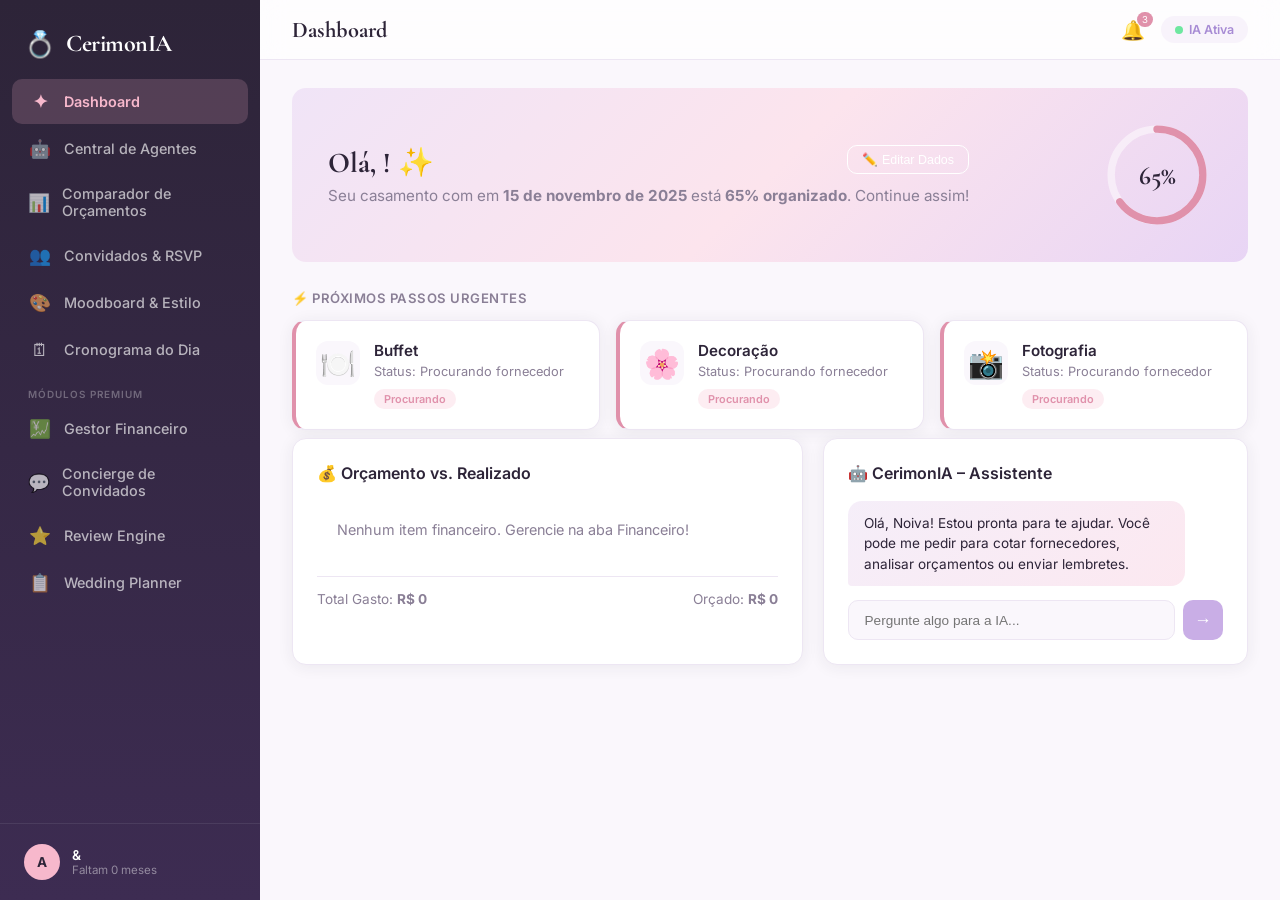
<file: index.html>
<!DOCTYPE html>
<html lang="pt-BR">
<head>
<meta charset="UTF-8"/>
<meta name="viewport" content="width=device-width, initial-scale=1.0"/>
<title>CerimonIA – Assessoria de Casamento Inteligente</title>

<meta name="description" content="Plataforma de assessoria de casamento com IA que automatiza cotações, gestão de fornecedores e cronograma do seu grande dia."/>
<link rel="preconnect" href="https://fonts.googleapis.com"/>
<link href="https://fonts.googleapis.com/css2?family=Cormorant+Garamond:wght@300;400;600;700&family=Inter:wght@300;400;500;600&display=swap" rel="stylesheet"/>
<link rel="stylesheet" href="style.css"/>

</head>
<body>
<!-- SIDEBAR -->
<aside class="sidebar" id="sidebar">
  <div class="sidebar-logo">
    <span class="logo-icon">💍</span>
    <span class="logo-text">CerimonIA</span>
  </div>
  <nav class="sidebar-nav">
    <a href="#" class="nav-item active" data-page="dashboard">
      <span class="nav-icon">✦</span><span>Dashboard</span>
    </a>
    <a href="#" class="nav-item" data-page="agentes">
      <span class="nav-icon">🤖</span><span>Central de Agentes</span>
    </a>
    <a href="#" class="nav-item" data-page="orcamentos">
      <span class="nav-icon">📊</span><span>Comparador de Orçamentos</span>
    </a>
    <a href="#" class="nav-item" data-page="convidados">
      <span class="nav-icon">👥</span><span>Convidados & RSVP</span>
    </a>
    <a href="#" class="nav-item" data-page="moodboard">
      <span class="nav-icon">🎨</span><span>Moodboard & Estilo</span>
    </a>
    <a href="#" class="nav-item" data-page="cronograma">
      <span class="nav-icon">🗓</span><span>Cronograma do Dia</span>
    </a>
    <div class="nav-divider">Módulos Premium</div>
    <a href="#" class="nav-item" data-page="financeiro">
      <span class="nav-icon">💹</span><span>Gestor Financeiro</span>
    </a>
    <a href="#" class="nav-item" data-page="concierge">
      <span class="nav-icon">💬</span><span>Concierge de Convidados</span>
    </a>
    <a href="#" class="nav-item" data-page="review">
      <span class="nav-icon">⭐</span><span>Review Engine</span>
    </a>
    <a href="#" class="nav-item" data-page="planner">
      <span class="nav-icon">📋</span><span>Wedding Planner</span>
    </a>
  </nav>
  <div class="sidebar-footer">
    <div class="user-avatar">A</div>
    <div class="user-info">
      <span class="user-name">Ana & Pedro</span>
      <span class="user-date">15 Nov 2025</span>
    </div>
  </div>
</aside>

<!-- MAIN -->
<main class="main-content">
  <!-- TOP BAR -->
  <header class="topbar">
    <button class="menu-btn" id="menuBtn">☰</button>
    <div class="topbar-title" id="pageTitle">Dashboard</div>
    <div class="topbar-actions">
      <div class="notif-btn">🔔<span class="notif-badge">3</span></div>
      <div class="ai-status"><span class="ai-dot"></span>IA Ativa</div>
    </div>
  </header>

  <!-- PAGES -->
  <div id="page-dashboard" class="page active">
    <!-- Progress Banner -->
    <div class="progress-banner">
      <div class="progress-banner-text">
        <div style="display:flex; justify-content:space-between; align-items:flex-start;">
          <h1 id="brideNameDisplay">Olá, Ana! ✨</h1>
          <button class="btn-sm btn-outline" style="color:white; border-color:white;" onclick="openEditWedding()">✏️ Editar Dados</button>
        </div>
        <p>Seu casamento com <strong id="groomNameDisplay">Pedro</strong> em <strong id="weddingDateDisplay">15 Nov 2025</strong> está <strong>65% organizado</strong>. Continue assim!</p>
      </div>
      <div class="progress-ring-wrap">
        <svg class="progress-ring" viewBox="0 0 120 120">
          <circle class="ring-bg" cx="60" cy="60" r="50"/>
          <circle class="ring-fill" cx="60" cy="60" r="50" id="progressRing"/>
        </svg>
        <span class="ring-label">65%</span>
      </div>
    </div>

    <!-- Urgency Cards -->
    <div class="section-label">⚡ Próximos Passos Urgentes</div>
    <div class="cards-grid" id="dashboardUrgencyGrid">
      <!-- Generated by JS -->
    </div>

    <!-- Budget Chart + AI Widget -->
    <div class="two-col">
      <div class="panel">
        <div class="panel-title">💰 Orçamento vs. Realizado</div>
        <div class="budget-bars" id="dashboardBudgetBars">
          <!-- Generated by JS -->
        </div>
        <div class="budget-total">
          <span>Total Gasto: <strong id="dashTotalSpent">R$ 0</strong></span>
          <span>Orçado: <strong id="dashTotalBudget">R$ 0</strong></span>
        </div>
      </div>

      <!-- AI Chat Widget -->
      <div class="panel ai-widget">
        <div class="panel-title">🤖 CerimonIA – Assistente</div>
        <div class="ai-messages" id="aiMessages">
          <!-- Generated by JS or empty on start -->
        </div>
        <div class="ai-input-row">
          <input type="text" id="aiInput" placeholder="Pergunte algo para a IA..." />
          <button id="aiSend">→</button>
        </div>
      </div>
    </div>
  </div>

  <!-- PAGE: AGENTES -->
  <div id="page-agentes" class="page">
    <h2 class="page-h2">Central de Agentes IA</h2>
    <p class="page-sub">Configure "missões" para a IA negociar com fornecedores via WhatsApp automaticamente.</p>
    <div class="agents-grid">
      <div class="agent-card" data-cat="Buffet">
        <div class="agent-icon">🍽</div>
        <div class="agent-name">Buffet</div>
        <span class="badge badge-info">Em Negociação</span>
        <div class="agent-progress"><div class="agent-bar" style="width:60%"></div></div>
        <div class="agent-stat">5 contatos / 3 responderam</div>
        <button class="btn-outline" onclick="openMission('Buffet')">Ver Detalhes</button>
      </div>
      <div class="agent-card" data-cat="Decoração">
        <div class="agent-icon">🌸</div>
        <div class="agent-name">Decoração</div>
        <span class="badge badge-info">Em Negociação</span>
        <div class="agent-progress"><div class="agent-bar" style="width:40%"></div></div>
        <div class="agent-stat">4 contatos / 2 responderam</div>
        <button class="btn-outline" onclick="openMission('Decoração')">Ver Detalhes</button>
      </div>
      <div class="agent-card" data-cat="Fotografia">
        <div class="agent-icon">📸</div>
        <div class="agent-name">Fotografia</div>
        <span class="badge badge-warn">Aguarda Decisão</span>
        <div class="agent-progress"><div class="agent-bar" style="width:100%"></div></div>
        <div class="agent-stat">3 orçamentos prontos</div>
        <button class="btn-outline" onclick="openMission('Fotografia')">Ver Detalhes</button>
      </div>
      <div class="agent-card" data-cat="Doces">
        <div class="agent-icon">🍬</div>
        <div class="agent-name">Doces & Bolo</div>
        <span class="badge badge-gray">Pendente</span>
        <div class="agent-progress"><div class="agent-bar" style="width:0%"></div></div>
        <div class="agent-stat">Não iniciado</div>
        <button class="btn-primary" onclick="openMission('Doces')">Iniciar Prospecção</button>
      </div>
      <div class="agent-card" data-cat="Som">
        <div class="agent-icon">🎵</div>
        <div class="agent-name">Som & DJ</div>
        <span class="badge badge-gray">Pendente</span>
        <div class="agent-progress"><div class="agent-bar" style="width:0%"></div></div>
        <div class="agent-stat">Não iniciado</div>
        <button class="btn-primary" onclick="openMission('Som')">Iniciar Prospecção</button>
      </div>
      <div class="agent-card add-new" onclick="openMission('Novo')">
        <div class="agent-icon">＋</div>
        <div class="agent-name">Nova Categoria</div>
        <div class="agent-stat">Adicionar fornecedor</div>
      </div>
    </div>
  </div>

  <!-- PAGE: ORÇAMENTOS -->
  <div id="page-orcamentos" class="page">
    <h2 class="page-h2">Comparador de Orçamentos</h2>
    <p class="page-sub">Tabela gerada automaticamente pela IA a partir das conversas no WhatsApp.</p>
    <div class="orc-filter-section">
      <div class="orc-filter-group">
        <div class="orc-filter-label">📂 Categoria</div>
        <div class="filter-row" id="catFilters">
          <button class="filter-btn active" data-cat="all">Todos</button>
          <button class="filter-btn" data-cat="Buffet">Buffet</button>
          <button class="filter-btn" data-cat="Fotografia">Fotografia</button>
          <button class="filter-btn" data-cat="Decoração">Decoração</button>
        </div>
      </div>
      <div class="orc-filter-group">
        <div class="orc-filter-label">📍 Cidade</div>
        <div class="filter-row" id="cityFilters">
          <button class="city-btn active" data-city="all">Todas as Cidades</button>
          <button class="city-btn" data-city="Carapicuíba">📌 Carapicuíba (Meu Local)</button>
          <button class="city-btn" data-city="Cotia">Cotia</button>
          <button class="city-btn" data-city="Osasco">Osasco</button>
          <button class="city-btn" data-city="Barueri">Barueri</button>
          <button class="city-btn" data-city="Santana de Parnaíba">Santana de Parnaíba</button>
        </div>
      </div>
    </div>
    <div class="city-sections" id="citySections"></div>
    <div class="table-wrap" id="orcTableWrap">
      <table class="orc-table">
        <thead>
          <tr>
            <th>Fornecedor</th>
            <th>Categoria</th>
            <th>📍 Cidade</th>
            <th>Data Disponível</th>
            <th>Valor Total</th>
            <th>O que Inclui</th>
            <th>Proposta</th>
            <th>Ação</th>
          </tr>
        </thead>
        <tbody id="orcTableBody">
          <tr data-cat="Buffet">
            <td><strong>Sabor & Arte</strong></td>
            <td><span class="badge badge-info">Buffet</span></td>
            <td><span class="avail avail-ok">✓ 15 Nov</span></td>
            <td>R$ 28.500</td>
            <td>Completo + open bar</td>
            <td><a href="#" class="link-pdf">📄 PDF</a></td>
            <td><button class="btn-sm btn-primary">Fechar</button></td>
          </tr>
          <tr data-cat="Buffet">
            <td><strong>Gastrô Events</strong></td>
            <td><span class="badge badge-info">Buffet</span></td>
            <td><span class="avail avail-no">✗ Indisponível</span></td>
            <td>R$ 31.200</td>
            <td>Completo sem bar</td>
            <td><a href="#" class="link-pdf">📄 PDF</a></td>
            <td><button class="btn-sm btn-outline" disabled>Indisponível</button></td>
          </tr>
          <tr data-cat="Buffet">
            <td><strong>La Belle Cuisine</strong></td>
            <td><span class="badge badge-info">Buffet</span></td>
            <td><span class="avail avail-ok">✓ 15 Nov</span></td>
            <td>R$ 26.000</td>
            <td>Jantar + 1h open bar</td>
            <td><a href="#" class="link-pdf">📄 PDF</a></td>
            <td><button class="btn-sm btn-primary">Fechar</button></td>
          </tr>
          <tr data-cat="Fotografia">
            <td><strong>Studio Lumière</strong></td>
            <td><span class="badge badge-warn">Foto</span></td>
            <td><span class="avail avail-ok">✓ 15 Nov</span></td>
            <td>R$ 7.800</td>
            <td>12h + álbum 30p</td>
            <td><a href="#" class="link-pdf">📄 PDF</a></td>
            <td><button class="btn-sm btn-primary">Fechar</button></td>
          </tr>
          <tr data-cat="Fotografia">
            <td><strong>Click & Love</strong></td>
            <td><span class="badge badge-warn">Foto</span></td>
            <td><span class="avail avail-ok">✓ 15 Nov</span></td>
            <td>R$ 6.200</td>
            <td>10h + galeria digital</td>
            <td><a href="#" class="link-pdf">📄 PDF</a></td>
            <td><button class="btn-sm btn-primary">Fechar</button></td>
          </tr>
          <tr data-cat="Decoração">
            <td><strong>Flora & Arte</strong></td>
            <td><span class="badge badge-ok">Decoração</span></td>
            <td><span class="avail avail-ok">✓ 15 Nov</span></td>
            <td>R$ 14.500</td>
            <td>Floral completo + mesa posta</td>
            <td><a href="#" class="link-pdf">📄 PDF</a></td>
            <td><button class="btn-sm btn-primary">Fechar</button></td>
          </tr>
        </tbody>
      </table>
    </div>
  </div>

  <!-- PAGE: CONVIDADOS -->
  <div id="page-convidados" class="page">
    <h2 class="page-h2">Convidados & RSVP</h2>
    <p class="page-sub">Gestão integrada com WhatsApp para confirmações automáticas.</p>
    <div class="rsvp-stats">
      <div class="rstat"><div class="rstat-num">147</div><div class="rstat-label">Convidados</div></div>
      <div class="rstat rstat-ok"><div class="rstat-num">98</div><div class="rstat-label">Confirmados</div></div>
      <div class="rstat rstat-warn"><div class="rstat-num">34</div><div class="rstat-label">Aguardando</div></div>
      <div class="rstat rstat-err"><div class="rstat-num">15</div><div class="rstat-label">Recusaram</div></div>
    </div>
    <div class="guest-actions">
      <input type="text" id="guestSearch" placeholder="🔍 Buscar convidado..." class="search-input"/>
      <select class="filter-select" id="guestFilter">
        <option value="all">Todos os grupos</option>
        <option value="Família">Família</option>
        <option value="Amigos">Amigos</option>
        <option value="Trabalho">Trabalho</option>
      </select>
      <button class="btn-primary" onclick="sendRSVP()">📲 Enviar RSVP Automático</button>
      <button class="btn-outline" onclick="addGuest()">＋ Adicionar</button>
    </div>
    <div class="table-wrap">
      <table class="orc-table">
        <thead>
          <tr><th>Nome</th><th>Grupo</th><th>Acompanhantes</th><th>Status</th><th>Ação</th></tr>
        </thead>
        <tbody id="guestTableBody">
        </tbody>
      </table>
    </div>
  </div>

  <!-- PAGE: MOODBOARD -->
  <div id="page-moodboard" class="page">
    <h2 class="page-h2">Moodboard & Identidade Visual</h2>
    <p class="page-sub">Gere referências visuais com IA e organize a estética do seu evento.</p>
    <div class="mood-prompt-area">
      <div class="panel">
        <div class="panel-title">✨ Gerar Imagem com IA</div>
        <textarea id="moodPrompt" rows="3" placeholder="Ex: Buquê de rosas brancas e eucalipto, estilo romântico, luz natural suave..."></textarea>
        <div class="mood-style-btns">
          <button class="style-btn active" data-style="Romântico">Romântico</button>
          <button class="style-btn" data-style="Rústico">Rústico</button>
          <button class="style-btn" data-style="Minimalista">Minimalista</button>
          <button class="style-btn" data-style="Moderno">Moderno</button>
          <button class="style-btn" data-style="Boho">Boho</button>
        </div>
        <button class="btn-primary mood-gen-btn" onclick="generateMood()">🎨 Gerar Referência</button>
      </div>
      
      <!-- Mood Preview -->
      <div id="moodPreview" style="display:none; margin-top:20px; padding:20px; border:2px dashed var(--lilac); border-radius:16px; background:rgba(201,174,230,0.05); text-align:center;">
        <h3 style="margin-bottom:15px; font-size:1rem">Nova Sugestão da IA</h3>
        <div id="moodPreviewContent" style="display:flex; justify-content:center; margin-bottom:20px"></div>
        <div class="modal-actions" style="justify-content:center">
          <button class="btn-outline" onclick="discardMood()">🗑️ Descartar</button>
          <button class="btn-primary" onclick="saveMood()">⭐ Salvar Referência</button>
        </div>
      </div>
    </div>
    <div class="section-label">📌 Suas Referências Salvas</div>
    <div class="mood-grid" id="moodGrid">
      <!-- Will be populated by JS -->
    </div>
    <div class="section-label">🎨 Paleta de Cores do Evento</div>
    <div class="palette-row">
      <div class="palette-swatch" style="background:#F7B8CC"><span>#F7B8CC</span></div>
      <div class="palette-swatch" style="background:#C9AEE6"><span>#C9AEE6</span></div>
      <div class="palette-swatch" style="background:#E8D5F5"><span>#E8D5F5</span></div>
      <div class="palette-swatch" style="background:#D4C5F0"><span>#D4C5F0</span></div>
      <div class="palette-swatch" style="background:#C0C0C8"><span>#C0C0C8</span></div>
    </div>
  </div>

  <!-- PAGE: CRONOGRAMA -->
  <div id="page-cronograma" class="page">
    <h2 class="page-h2">Cronograma do Grande Dia</h2>
    <p class="page-sub">Linha do tempo completa com alertas automáticos para fornecedores.</p>
    <div class="timeline-header">
      <span class="timeline-date" id="timelineDateDisplay">📅 Aguardando definição da data</span>
      <button class="btn-primary btn-sm" onclick="addEvent()">＋ Adicionar Evento</button>
    </div>
    <div class="timeline" id="timeline">
    </div>
  </div>

  <!-- PAGE: FINANCEIRO -->
  <div id="page-financeiro" class="page">
    <h2 class="page-h2">Gestor Financeiro — Smart Burn Rate</h2>
    <p class="page-sub">Análise financeira inteligente com leitura de contratos via OCR e calendário de fluxo de caixa.</p>
    <div class="fin-top-cards">
      <div class="fin-kpi"><div class="fin-kpi-icon">💰</div><div><div class="fin-kpi-val" id="finTotalBudget">R$ 0</div><div class="fin-kpi-label">Orçamento Total</div></div></div>
      <div class="fin-kpi"><div class="fin-kpi-icon">✅</div><div><div class="fin-kpi-val" id="finSpentBudget" style="color:var(--rose-dark)">R$ 0</div><div class="fin-kpi-label">Total Gasto</div></div></div>
      <div class="fin-kpi"><div class="fin-kpi-icon">💸</div><div><div class="fin-kpi-val" id="finPaidBudget" style="color:#2a9d5c">R$ 0</div><div class="fin-kpi-label">Já Pago</div></div></div>
      <div class="fin-kpi"><div class="fin-kpi-icon">⏳</div><div><div class="fin-kpi-val" id="finRemainingBudget" style="color:#e07">R$ 0</div><div class="fin-kpi-label">Restante a Pagar</div></div></div>
    </div>

    <div class="panel">
      <div class="panel-title">📊 Gestão de Itens e Gastos</div>
      <div class="table-wrap">
        <table class="orc-table">
          <thead>
            <tr><th>Item</th><th>Estimado</th><th>Gasto Real</th><th>Já Pago</th><th>Parcela</th><th>Status</th><th>Ações</th></tr>
          </thead>
          <tbody id="budgetTableBody"></tbody>
        </table>
      </div>
      <button class="btn-primary" style="margin-top:15px" onclick="addBudgetLine()">＋ Adicionar Item</button>
    </div>

    <div class="two-col" style="margin-top:20px">
      <div class="panel">
        <div class="panel-title">🗓️ Calendário de Parcelas (Próximos Meses)</div>
        <div class="cashflow-grid" id="cashflowGrid"></div>
      </div>
      <div class="panel">
        <div class="panel-title">📄 Leitura de Contrato (IA OCR)</div>
        <div class="ocr-upload" onclick="simulateOCR()">
          <div class="ocr-icon">📄</div>
          <div class="ocr-text">Clique para subir contrato</div>
          <div class="ocr-sub">IA extrai valores e parcelas automaticamente</div>
        </div>
      </div>
    </div>
  </div>

  <!-- PAGE: CONCIERGE -->
  <div id="page-concierge" class="page">
    <h2 class="page-h2">Concierge de Convidados 24h</h2>
    <p class="page-sub">Bot empático via WhatsApp que responde convidados com hospitalidade automatizada.</p>
    <div class="two-col">
      <div class="panel concierge-panel">
        <div class="panel-title">💬 Simulador de Conversa WhatsApp</div>
        <div class="whatsapp-window">
          <div class="wa-header"><div class="wa-avatar">💍</div><div><div class="wa-name">CerimonIA Concierge</div><div class="wa-status">online</div></div></div>
          <div class="wa-messages" id="waMessages"></div>
          <div class="wa-input-row">
            <input type="text" id="waInput" placeholder="Simule uma mensagem de convidado..."/>
            <button id="waSend">➤</button>
          </div>
        </div>
      </div>
      <div class="panel">
        <div class="panel-title">⚙️ Base de Conhecimento do Evento</div>
        <div class="kb-fields">
          <div class="kb-field"><label>Local</label><input type="text" id="kbLocal" value="Villa Rosé — Rua das Flores, 120, Carapicuíba"/></div>
          <div class="kb-field"><label>Horário da Cerimônia</label><input type="text" id="kbTime" value="18h00"/></div>
          <div class="kb-field"><label>Dress Code</label><input type="text" id="kbDress" value="Esporte Fino — sem branco ou preto"/></div>
          <div class="kb-field"><label>Lista de Presentes (Link)</label><input type="text" id="kbGiftList" value="https://lista.iCasei.com.br/anaepedro"/></div>
        </div>
        <div class="section-label" style="margin-top:18px">🔒 Filtros de Stress Ativos</div>
        <div class="filter-tags">
          <span class="ftag">Acompanhante extra → Recusar educadamente</span>
          <span class="ftag">"Onde é?" → Enviar Maps</span>
          <span class="ftag">Elogios → Responder com carinho</span>
          <span class="ftag">Urgências → Encaminhar aos noivos</span>
        </div>
      </div>
    </div>
  </div>

  <!-- PAGE: REVIEW ENGINE -->
  <div id="page-review" class="page">
    <h2 class="page-h2">Review Engine — Cérebro de Fornecedores</h2>
    <p class="page-sub">Análise inteligente de portfólio, Lead Score de confiança e histórico de entregas.</p>
    <div class="review-grid" id="reviewGrid"></div>
  </div>

  <!-- PAGE: PLANNER -->
  <div id="page-planner" class="page">
    <h2 class="page-h2">Digital Wedding Planner</h2>
    <p class="page-sub">Roteiro inteligente baseado no seu local e horário.</p>
    <div class="two-col">
      <div class="panel">
        <div class="panel-title">🌅 Horário Ideal da Cerimônia</div>
        <div class="sunset-calc">
        <div class="sunset-info">
          <span id="plannerCity">Cotia, SP</span>
          <span id="plannerDate">15 Nov 2025</span>
        </div>
        <div class="sunset-result">🌇 Pôr do sol: <span id="sunsetTime">18h47</span></div>
        <div class="sunset-rec" id="sunsetRec">💡 Recomendação: Aproveite a "Golden Hour" para as fotos.</div>
      </div>
        
        <label style="font-size:0.85rem; font-weight:600; display:block; margin:20px 0 8px">Horário da Cerimônia</label>
        <input type="time" id="ceremonyHour" value="18:00" style="width:100%; padding:12px; border-radius:10px; border:1px solid var(--border); margin-bottom:15px; font-family:inherit">
        
        <button class="btn-primary" style="width:100%" onclick="generateRoteiro()">🪄 Gerar Roteiro Sugerido</button>
      </div>
      
      <div class="panel">
        <div class="panel-title">📜 Roteiro da Cerimônia (Sugestão IA)</div>
        <div id="ritoResult" class="rito-result" style="white-space: pre-line; line-height: 1.8; font-size: 0.88rem; color: var(--text)">
          Informe o horário ao lado e clique em gerar para ver o planejamento completo.
        </div>
      </div>
    </div>
  </div>

</main>

<!-- MODAL: MISSION CONFIG -->
<div class="modal-overlay" id="modalOverlay">
  <div class="modal">
    <div class="modal-header">
      <span id="modalTitle">Configurar Missão</span>
      <button class="modal-close" onclick="closeModal()">✕</button>
    </div>
    <div class="modal-body">
      <div id="missionConfigForm">
        <label>Status do Serviço</label>
        <select id="missionStatus" style="width:100%; margin-bottom:15px; padding:10px; border-radius:8px; border:1px solid var(--border);">
          <option value="Procurando fornecedor">🔍 Procurando fornecedor</option>
          <option value="Em negociação">💬 Em negociação</option>
          <option value="A Pagar">💳 A Pagar (Contrato Fechado)</option>
          <option value="Pagando">💸 Pagando (Parcelado)</option>
          <option value="Fechado">✅ Pago / Concluído</option>
        </select>
        
        <div id="missionSearchFields">
          <label>Descrição da Missão</label>
          <textarea id="missionDesc" rows="3" placeholder="Ex: Buffet completo para 150 pessoas..."></textarea>
          
          <div id="missionFinanceFields" style="display:none; margin-top:15px; border-top:1px solid var(--border); padding-top:15px">
            <div style="display:grid; grid-template-columns:1fr 1fr; gap:10px">
              <div>
                <label>Valor Total (R$)</label>
                <input type="number" id="missionTotalVal" placeholder="25000"/>
              </div>
              <div>
                <label>Já Pago (R$)</label>
                <input type="number" id="missionPaidVal" placeholder="5000"/>
              </div>
            </div>
            <label style="margin-top:10px">Número de Parcelas</label>
            <input type="number" id="missionInstallments" placeholder="10" min="1"/>
          </div>
        </div>

        <div class="modal-actions">
          <button class="btn-outline" onclick="closeModal()">Cancelar</button>
          <button class="btn-primary" id="missionActionBtn" onclick="startMission()">🚀 Iniciar Prospecção</button>
        </div>
      </div>
      <div id="missionLiveChat" style="display:none">
        <div class="whatsapp-window" style="height:350px">
          <div class="wa-header"><div class="wa-avatar">🤖</div><div><div class="wa-name" id="waLiveName">IA Negociando...</div><div class="wa-status">digitando...</div></div></div>
          <div class="wa-messages" id="waLiveMessages" style="height:240px"></div>
          <div class="wa-input-row">
            <input type="text" placeholder="IA está negociando automaticamente..." disabled/>
            <button disabled>➤</button>
          </div>
        </div>
        <div class="modal-actions">
          <button class="btn-outline" style="width:100%" onclick="closeModal()">Fechar Chat</button>
        </div>
      </div>
    </div>
  </div>
</div>

<!-- MODAL: EDIT WEDDING -->
<div class="modal-overlay" id="editWeddingModal">
  <div class="modal">
    <div class="modal-header">
      <span>Editar Dados do Casamento</span>
      <button class="modal-close" onclick="closeEditWedding()">✕</button>
    </div>
    <div class="modal-body">
      <label>Nome da Noiva</label>
      <input type="text" id="editBrideName" />
      <label>Nome do Noivo</label>
      <input type="text" id="editGroomName" />
      <label>Data do Casamento</label>
      <input type="date" id="editWeddingDate" />
      <label>Cidade do Evento</label>
      <input type="text" id="editWeddingCity" />
      <label>Orçamento Total (R$)</label>
      <input type="number" id="editTotalBudget" />
      <div class="modal-actions">
        <button class="btn-outline" onclick="closeEditWedding()">Cancelar</button>
        <button class="btn-primary" onclick="saveWeddingDetails()">Salvar Alterações</button>
      </div>
    </div>
  </div>
</div>

<!-- MODAL: EDIT SUPPLIER -->
<div class="modal-overlay" id="editSupplierModal">
  <div class="modal">
    <div class="modal-header">
      <span>Editar Fornecedor</span>
      <button class="modal-close" onclick="closeEditSupplier()">✕</button>
    </div>
    <div class="modal-body">
      <input type="hidden" id="editSupplierIndex" />
      <label>Nome do Fornecedor</label>
      <input type="text" id="editSupplierName" />
      <label>Categoria</label>
      <select id="editSupplierCat">
        <option value="Buffet">Buffet</option>
        <option value="Fotografia">Fotografia</option>
        <option value="Decoração">Decoração</option>
        <option value="Doces">Doces & Bolo</option>
        <option value="Som">Som & DJ</option>
      </select>
      <label>Cidade</label>
      <input type="text" id="editSupplierCity" />
      <label>Valor (R$)</label>
      <input type="text" id="editSupplierPrice" />
      <label>O que inclui</label>
      <textarea id="editSupplierIncludes"></textarea>
      <label>Disponibilidade</label>
      <select id="editSupplierAvail">
        <option value="true">Disponível</option>
        <option value="false">Indisponível</option>
      </select>
      <div class="modal-actions">
        <button class="btn-outline" onclick="closeEditSupplier()">Cancelar</button>
        <button class="btn-primary" onclick="saveSupplierEdit()">Salvar Fornecedor</button>
      </div>
    </div>
  </div>
</div>



<script src="app.js"></script>

</body>
</html>
</file>
<file: style.css>
:root{--rose:#F7B8CC;--rose-dark:#e091ab;--lilac:#C9AEE6;--lilac-dark:#a78bd4;--silver:#C0C0C8;--bg:#FAF7FC;--bg-card:#fff;--text:#2d2438;--text-muted:#8a7f96;--border:#ede6f3;--sidebar-bg:linear-gradient(180deg,#2d2438 0%,#3d2c52 100%);--radius:14px;--shadow:0 2px 16px rgba(45,36,56,.07)}
*{margin:0;padding:0;box-sizing:border-box}
body{font-family:'Inter',sans-serif;background:var(--bg);color:var(--text);display:flex;min-height:100vh}
h1,h2,h3,.logo-text,.page-h2{font-family:'Cormorant Garamond',serif}
/* SIDEBAR */
.sidebar{width:260px;background:var(--sidebar-bg);color:#fff;display:flex;flex-direction:column;position:fixed;top:0;left:0;height:100vh;z-index:100;transition:transform .3s}
.sidebar-logo{padding:28px 24px 20px;display:flex;align-items:center;gap:10px}
.logo-icon{font-size:1.6rem}
.logo-text{font-size:1.5rem;font-weight:700;letter-spacing:-.5px}
.sidebar-nav{flex:1;display:flex;flex-direction:column;gap:2px;padding:0 12px;overflow-y:auto;scrollbar-width:thin;scrollbar-color:rgba(255,255,255,.15) transparent}
.nav-item{display:flex;align-items:center;gap:12px;padding:12px 16px;border-radius:10px;color:rgba(255,255,255,.65);text-decoration:none;font-size:.9rem;font-weight:500;transition:all .2s}
.nav-item:hover{background:rgba(255,255,255,.08);color:#fff}
.nav-item.active{background:rgba(249,184,204,.18);color:var(--rose);font-weight:600}
.nav-icon{font-size:1.1rem;width:24px;text-align:center}
.sidebar-footer{padding:20px 24px;border-top:1px solid rgba(255,255,255,.08);display:flex;align-items:center;gap:12px}
.user-avatar{width:36px;height:36px;border-radius:50%;background:var(--rose);display:flex;align-items:center;justify-content:center;font-weight:700;font-size:.85rem;color:var(--text)}
.user-info{display:flex;flex-direction:column}
.user-name{font-size:.85rem;font-weight:600}
.user-date{font-size:.72rem;color:rgba(255,255,255,.45)}
.logout-btn{background:none;border:none;font-size:1.1rem;cursor:pointer;padding:8px;border-radius:8px;transition:background .2s;color:rgba(255,255,255,.4)}
.logout-btn:hover{background:rgba(255,255,255,.1);color:#fff}
/* MAIN */
.main-content{margin-left:260px;flex:1;padding:0 0 40px;min-height:100vh}
.topbar{display:flex;align-items:center;padding:16px 32px;background:rgba(255,255,255,.7);backdrop-filter:blur(12px);border-bottom:1px solid var(--border);position:sticky;top:0;z-index:50}
.menu-btn{display:none;background:none;border:none;font-size:1.4rem;cursor:pointer;color:var(--text);margin-right:12px}
.topbar-title{font-family:'Cormorant Garamond',serif;font-size:1.4rem;font-weight:700;flex:1}
.topbar-actions{display:flex;align-items:center;gap:16px}
.notif-btn{position:relative;font-size:1.2rem;cursor:pointer}
.notif-badge{position:absolute;top:-6px;right:-8px;background:var(--rose-dark);color:#fff;font-size:.6rem;padding:2px 5px;border-radius:10px;font-family:'Inter',sans-serif}
.ai-status{display:flex;align-items:center;gap:6px;font-size:.78rem;color:var(--lilac-dark);font-weight:600;background:rgba(201,174,230,.12);padding:6px 14px;border-radius:20px}
.ai-dot{width:8px;height:8px;background:#6ee7a0;border-radius:50%;animation:pulse 2s infinite}
@keyframes pulse{0%,100%{opacity:1}50%{opacity:.4}}
/* PAGES */
.page{display:none;padding:28px 32px}
.page.active{display:block;animation:fadeIn .35s}
@keyframes fadeIn{from{opacity:0;transform:translateY(8px)}to{opacity:1;transform:translateY(0)}}
.page-h2{font-size:1.8rem;font-weight:700;margin-bottom:4px}
.page-sub{color:var(--text-muted);font-size:.9rem;margin-bottom:24px}
.section-label{font-size:.82rem;font-weight:600;text-transform:uppercase;letter-spacing:.5px;color:var(--text-muted);margin:28px 0 14px}
/* PROGRESS BANNER */
.progress-banner{background:linear-gradient(135deg,#f0e4f7 0%,#fce4ed 50%,#e8d5f5 100%);border-radius:var(--radius);padding:32px 36px;display:flex;align-items:center;justify-content:space-between;margin-bottom:8px}
.progress-banner h1{font-size:1.8rem;font-weight:700;margin-bottom:6px}
.progress-banner p{color:var(--text-muted);font-size:.95rem}
.progress-ring-wrap{position:relative;width:110px;height:110px;display:flex;align-items:center;justify-content:center}
.progress-ring{width:110px;height:110px;transform:rotate(-90deg)}
.ring-bg{fill:none;stroke:rgba(255,255,255,.5);stroke-width:8}
.ring-fill{fill:none;stroke:var(--rose-dark);stroke-width:8;stroke-linecap:round;stroke-dasharray:314;stroke-dashoffset:110;transition:stroke-dashoffset 1.5s ease}
.ring-label{position:absolute;font-family:'Cormorant Garamond',serif;font-size:1.6rem;font-weight:700;color:var(--text)}
/* CARDS */
.cards-grid{display:grid;grid-template-columns:repeat(auto-fill,minmax(240px,1fr));gap:16px}
.card{background:var(--bg-card);border-radius:var(--radius);padding:20px;display:flex;gap:14px;box-shadow:var(--shadow);border:1px solid var(--border);transition:transform .2s,box-shadow .2s;cursor:pointer}
.card:hover{transform:translateY(-3px);box-shadow:0 6px 24px rgba(45,36,56,.1)}
.card.urgent{border-left:4px solid var(--rose-dark)}
.card.ok{border-left:4px solid #6ee7a0}
.card-icon{font-size:1.8rem;width:44px;height:44px;display:flex;align-items:center;justify-content:center;background:var(--bg);border-radius:12px;flex-shrink:0}
.card-title{font-weight:600;font-size:.95rem;margin-bottom:4px}
.card-desc{font-size:.8rem;color:var(--text-muted);margin-bottom:8px}
/* BADGES */
.badge{font-size:.68rem;padding:3px 10px;border-radius:20px;font-weight:600;display:inline-block}
.badge-info{background:rgba(201,174,230,.2);color:var(--lilac-dark)}
.badge-warn{background:rgba(247,184,204,.25);color:var(--rose-dark)}
.badge-ok{background:rgba(110,231,160,.15);color:#2a9d5c}
.badge-gray{background:rgba(0,0,0,.06);color:var(--text-muted)}
/* TWO COL */
.two-col{display:grid;grid-template-columns:1.2fr 1fr;gap:20px;margin-top:8px}
.panel{background:var(--bg-card);border-radius:var(--radius);padding:24px;box-shadow:var(--shadow);border:1px solid var(--border)}
.panel-title{font-weight:600;font-size:1rem;margin-bottom:18px}
/* BUDGET BARS */
.budget-bars{display:flex;flex-direction:column;gap:14px}
.bbar-row{display:flex;align-items:center;gap:12px;font-size:.82rem}
.bbar-row>span:first-child{width:80px;text-align:right;color:var(--text-muted);font-weight:500}
.bbar-row>span:last-child{width:120px;font-weight:600;font-size:.78rem}
.bbar-track{flex:1;height:10px;background:var(--bg);border-radius:8px;overflow:hidden}
.bbar-fill{height:100%;border-radius:8px;transition:width 1.2s ease}
.budget-total{display:flex;justify-content:space-between;margin-top:18px;padding-top:14px;border-top:1px solid var(--border);font-size:.85rem;color:var(--text-muted)}
/* AI WIDGET */
.ai-widget{display:flex;flex-direction:column}
.ai-messages{flex:1;max-height:220px;overflow-y:auto;display:flex;flex-direction:column;gap:10px;margin-bottom:14px}
.ai-msg{display:flex}
.ai-bubble{background:linear-gradient(135deg,#f5eef9,#fce8f0);padding:12px 16px;border-radius:14px 14px 14px 4px;font-size:.85rem;line-height:1.5;max-width:90%}
.ai-msg.user .ai-bubble{background:var(--lilac);color:#fff;border-radius:14px 14px 4px 14px;margin-left:auto}
.ai-input-row{display:flex;gap:8px}
.ai-input-row input{flex:1;padding:10px 16px;border:1px solid var(--border);border-radius:10px;font-size:.85rem;background:var(--bg);outline:none;transition:border .2s}
.ai-input-row input:focus{border-color:var(--lilac)}
.ai-input-row button{width:40px;height:40px;border:none;background:var(--lilac);color:#fff;border-radius:10px;font-size:1.1rem;cursor:pointer;transition:background .2s}
.ai-input-row button:hover{background:var(--lilac-dark)}
/* AGENTS */
.agents-grid{display:grid;grid-template-columns:repeat(auto-fill,minmax(220px,1fr));gap:18px}
.agent-card{background:var(--bg-card);border-radius:var(--radius);padding:24px;text-align:center;box-shadow:var(--shadow);border:1px solid var(--border);transition:transform .2s,box-shadow .2s}
.agent-card:hover{transform:translateY(-3px);box-shadow:0 6px 24px rgba(45,36,56,.1)}
.agent-icon{font-size:2.2rem;margin-bottom:10px}
.agent-name{font-weight:600;font-size:1rem;margin-bottom:8px}
.agent-progress{height:6px;background:var(--bg);border-radius:6px;margin:12px 0 8px;overflow:hidden}
.agent-bar{height:100%;background:linear-gradient(90deg,var(--rose),var(--lilac));border-radius:6px;transition:width 1s ease}
.agent-stat{font-size:.75rem;color:var(--text-muted);margin-bottom:14px}
.agent-card.add-new{border:2px dashed var(--border);cursor:pointer;display:flex;flex-direction:column;align-items:center;justify-content:center}
/* BUTTONS */
.btn-primary{background:linear-gradient(135deg,var(--rose-dark),var(--lilac-dark));color:#fff;border:none;padding:10px 22px;border-radius:10px;font-size:.85rem;font-weight:600;cursor:pointer;transition:opacity .2s,transform .15s}
.btn-primary:hover{opacity:.9;transform:translateY(-1px)}
.btn-outline{background:transparent;border:1.5px solid var(--border);color:var(--text);padding:10px 22px;border-radius:10px;font-size:.85rem;font-weight:500;cursor:pointer;transition:all .2s}
.btn-outline:hover{border-color:var(--lilac);color:var(--lilac-dark)}
.btn-sm{padding:6px 14px;font-size:.78rem}
/* TABLE */
.table-wrap{overflow-x:auto;border-radius:var(--radius);box-shadow:var(--shadow);border:1px solid var(--border)}
.orc-table{width:100%;border-collapse:collapse;font-size:.85rem}
.orc-table thead{background:linear-gradient(90deg,#f5eef9,#fce8f0)}
.orc-table th{padding:14px 16px;text-align:left;font-weight:600;font-size:.78rem;text-transform:uppercase;letter-spacing:.3px;color:var(--text-muted)}
.orc-table td{padding:14px 16px;border-top:1px solid var(--border);background:var(--bg-card)}
.orc-table tbody tr:nth-child(even) td{background:rgba(201,174,230,.04)}
.orc-table tbody tr:hover td{background:rgba(247,184,204,.08)}
.avail{font-size:.8rem;font-weight:600}
.avail-ok{color:#2a9d5c}
.avail-no{color:#d45;opacity:.7}
.link-pdf{color:var(--lilac-dark);text-decoration:none;font-weight:600}
.link-pdf:hover{text-decoration:underline}
/* FILTER */
.filter-row{display:flex;gap:8px;margin-bottom:18px;flex-wrap:wrap}
.filter-btn{padding:8px 18px;border-radius:20px;border:1.5px solid var(--border);background:var(--bg-card);font-size:.8rem;font-weight:500;cursor:pointer;transition:all .2s}
.filter-btn.active,.filter-btn:hover{background:var(--lilac);color:#fff;border-color:var(--lilac)}
/* RSVP */
.rsvp-stats{display:grid;grid-template-columns:repeat(4,1fr);gap:16px;margin-bottom:24px}
.rstat{background:var(--bg-card);border-radius:var(--radius);padding:20px;text-align:center;box-shadow:var(--shadow);border:1px solid var(--border)}
.rstat-num{font-family:'Cormorant Garamond',serif;font-size:2.2rem;font-weight:700}
.rstat-label{font-size:.78rem;color:var(--text-muted);margin-top:2px}
.rstat-ok .rstat-num{color:#2a9d5c}
.rstat-warn .rstat-num{color:var(--rose-dark)}
.rstat-err .rstat-num{color:#d45}
.guest-actions{display:flex;gap:12px;margin-bottom:18px;flex-wrap:wrap;align-items:center}
.search-input{padding:10px 16px;border:1px solid var(--border);border-radius:10px;font-size:.85rem;background:var(--bg-card);outline:none;width:240px;transition:border .2s}
.search-input:focus{border-color:var(--lilac)}
.filter-select{padding:10px 16px;border:1px solid var(--border);border-radius:10px;font-size:.85rem;background:var(--bg-card);outline:none}
/* MOODBOARD */
.mood-prompt-area{margin-bottom:24px}
.mood-prompt-area textarea{width:100%;padding:14px;border:1px solid var(--border);border-radius:10px;font-size:.9rem;resize:none;font-family:'Inter',sans-serif;outline:none;transition:border .2s}
.mood-prompt-area textarea:focus{border-color:var(--lilac)}
.mood-style-btns{display:flex;gap:8px;margin:12px 0 16px;flex-wrap:wrap}
.style-btn{padding:7px 16px;border-radius:20px;border:1.5px solid var(--border);background:var(--bg-card);font-size:.8rem;cursor:pointer;transition:all .2s}
.style-btn.active,.style-btn:hover{background:var(--rose);color:#fff;border-color:var(--rose)}
.mood-gen-btn{width:100%}
.mood-grid{display:grid;grid-template-columns:repeat(auto-fill,minmax(200px,1fr));gap:16px}
.mood-item{border-radius:var(--radius);overflow:hidden;box-shadow:var(--shadow);background:var(--bg-card);transition:transform .2s}
.mood-item:hover{transform:translateY(-3px)}
.mood-placeholder{height:180px;display:flex;align-items:center;justify-content:center;font-size:1rem;color:#fff;text-shadow:0 1px 4px rgba(0,0,0,.2)}
.mood-caption{padding:12px 14px;font-size:.8rem;color:var(--text-muted)}
.palette-row{display:flex;gap:12px;flex-wrap:wrap}
.palette-swatch{width:90px;height:90px;border-radius:14px;display:flex;align-items:flex-end;justify-content:center;padding-bottom:8px;box-shadow:0 2px 10px rgba(0,0,0,.08);transition:transform .2s}
.palette-swatch:hover{transform:scale(1.08)}
.palette-swatch span{font-size:.65rem;color:#fff;text-shadow:0 1px 3px rgba(0,0,0,.3);font-weight:600}
/* TIMELINE */
.timeline-header{display:flex;justify-content:space-between;align-items:center;margin-bottom:24px}
.timeline-date{font-weight:600;color:var(--lilac-dark);font-size:.95rem}
.timeline{position:relative;padding-left:40px}
.timeline::before{content:'';position:absolute;left:16px;top:0;bottom:0;width:2px;background:linear-gradient(180deg,var(--rose),var(--lilac))}
.tl-item{position:relative;margin-bottom:28px;animation:fadeIn .4s ease forwards}
.tl-dot{position:absolute;left:-32px;top:4px;width:14px;height:14px;border-radius:50%;border:3px solid var(--lilac);background:var(--bg-card);z-index:1}
.tl-item.done .tl-dot{background:var(--lilac);border-color:var(--lilac-dark)}
.tl-time{font-size:.78rem;font-weight:700;color:var(--rose-dark);margin-bottom:4px}
.tl-title{font-weight:600;font-size:.95rem;margin-bottom:2px}
.tl-desc{font-size:.8rem;color:var(--text-muted)}
.tl-alert{display:inline-flex;align-items:center;gap:4px;font-size:.72rem;background:rgba(247,184,204,.2);color:var(--rose-dark);padding:3px 10px;border-radius:12px;margin-top:6px;font-weight:500}
/* MODAL */
.modal-overlay{display:none;position:fixed;inset:0;background:rgba(45,36,56,.5);backdrop-filter:blur(4px);z-index:200;align-items:center;justify-content:center}
.modal-overlay.show{display:flex}
.modal{background:var(--bg-card);border-radius:var(--radius);width:90%;max-width:500px;padding:28px;box-shadow:0 20px 60px rgba(45,36,56,.2);animation:fadeIn .3s}
.modal-header{display:flex;justify-content:space-between;align-items:center;margin-bottom:20px}
.modal-header span{font-family:'Cormorant Garamond',serif;font-size:1.3rem;font-weight:700}
.modal-close{background:none;border:none;font-size:1.2rem;cursor:pointer;color:var(--text-muted)}
.modal-body label{font-size:.82rem;font-weight:600;display:block;margin:12px 0 6px}
.modal-body input,.modal-body textarea,.modal-body select{width:100%;padding:10px 14px;border:1px solid var(--border);border-radius:10px;font-size:.85rem;font-family:'Inter',sans-serif;outline:none;transition:border .2s;background:var(--bg)}
.modal-body input:focus,.modal-body textarea:focus,.modal-body select:focus{border-color:var(--lilac)}
.modal-actions{display:flex;gap:12px;margin-top:22px;justify-content:flex-end}

/* WHATSAPP MISSION LIVE */
#missionLiveChat .whatsapp-window { border-radius: 12px; border: 1px solid var(--border); overflow: hidden; background: #e5ddd5; margin-bottom: 10px; }
#missionLiveChat .wa-messages { background: #e5ddd5; padding: 15px; display: flex; flex-direction: column; gap: 10px; min-height: 200px; max-height: 300px; overflow-y: auto; }
#missionLiveChat .wa-bubble { padding: 10px 14px; border-radius: 12px; font-size: 0.85rem; max-width: 85%; position: relative; box-shadow: 0 1px 2px rgba(0,0,0,0.1); line-height: 1.4; }
#missionLiveChat .wa-bubble.user { align-self: flex-end; background: #dcf8c6; border-bottom-right-radius: 2px; }
#missionLiveChat .wa-bubble.bot { align-self: flex-start; background: #fff; border-bottom-left-radius: 2px; }
#missionLiveChat .wa-status { font-style: italic; color: rgba(255,255,255,0.7); font-size: 0.75rem; }

/* TOAST */
.toast{position:fixed;bottom:24px;right:24px;background:var(--text);color:#fff;padding:14px 24px;border-radius:12px;font-size:.85rem;z-index:300;animation:slideUp .4s ease;box-shadow:0 8px 30px rgba(0,0,0,.15)}
@keyframes slideUp{from{opacity:0;transform:translateY(20px)}to{opacity:1;transform:translateY(0)}}
/* RESPONSIVE */
@media(max-width:900px){
.sidebar{transform:translateX(-100%)}
.sidebar.open{transform:translateX(0)}
.main-content{margin-left:0}
.menu-btn{display:block}
.two-col{grid-template-columns:1fr}
.rsvp-stats{grid-template-columns:repeat(2,1fr)}
}
@media(max-width:600px){
.page{padding:20px 16px}
.topbar{padding:12px 16px}
.progress-banner{flex-direction:column;text-align:center;gap:20px;padding:24px}
.cards-grid{grid-template-columns:1fr}
.rsvp-stats{grid-template-columns:1fr 1fr}
.guest-actions{flex-direction:column}
.search-input{width:100%}
}
/* NAV DIVIDER */
.nav-divider{font-size:.62rem;text-transform:uppercase;letter-spacing:1px;color:rgba(255,255,255,.3);padding:14px 16px 4px;font-weight:600}
/* FINANCIAL */
.fin-top-cards{display:grid;grid-template-columns:repeat(4,1fr);gap:16px;margin-bottom:24px}
.fin-kpi{background:var(--bg-card);border-radius:var(--radius);padding:20px;display:flex;align-items:center;gap:14px;box-shadow:var(--shadow);border:1px solid var(--border)}
.fin-kpi-icon{font-size:1.8rem}
.fin-kpi-val{font-family:'Cormorant Garamond',serif;font-size:1.4rem;font-weight:700}
.fin-kpi-label{font-size:.72rem;color:var(--text-muted)}
.cashflow-grid{display:grid;grid-template-columns:repeat(4,1fr);gap:8px}
.cf-month{background:var(--bg);border-radius:10px;padding:10px;text-align:center;cursor:pointer;transition:transform .15s,box-shadow .15s;border:1px solid transparent}
.cf-month:hover{transform:translateY(-2px);box-shadow:0 4px 12px rgba(45,36,56,.1)}
.cf-month.alert{background:rgba(247,184,204,.2);border-color:var(--rose)}
.cf-month.ok{background:rgba(110,231,160,.1);border-color:rgba(42,157,92,.2)}
.cf-month-name{font-size:.72rem;font-weight:600;color:var(--text-muted);text-transform:uppercase}
.cf-month-val{font-size:.9rem;font-weight:700;margin-top:4px}
.cf-month-alert{font-size:.62rem;color:var(--rose-dark);margin-top:3px}
.ocr-upload{border:2px dashed var(--border);border-radius:var(--radius);padding:36px;text-align:center;cursor:pointer;transition:border .2s,background .2s}
.ocr-upload:hover{border-color:var(--lilac);background:rgba(201,174,230,.04)}
.ocr-icon{font-size:2.5rem;margin-bottom:10px}
.ocr-text{font-weight:600;margin-bottom:6px}
.ocr-sub{font-size:.8rem;color:var(--text-muted)}
.ocr-result{margin-top:16px}
.ocr-field{display:flex;justify-content:space-between;padding:10px 0;border-bottom:1px solid var(--border);font-size:.88rem}
.ocr-field span{color:var(--text-muted)}
.ocr-alert{background:rgba(247,184,204,.2);border:1px solid var(--rose);border-radius:10px;padding:10px 14px;font-size:.8rem;color:var(--rose-dark);margin-top:14px}
.deviation-bars{display:flex;flex-direction:column;gap:16px}
.dev-row{display:flex;align-items:center;gap:12px;font-size:.84rem}
.dev-label{width:110px;color:var(--text-muted);font-weight:500}
.dev-track{flex:1;height:12px;background:var(--bg);border-radius:8px;position:relative;overflow:visible}
.dev-fill-you{height:100%;border-radius:8px;background:linear-gradient(90deg,var(--rose),var(--lilac));position:absolute;top:0;left:0;transition:width 1s}
.dev-fill-market{height:100%;border-radius:8px;background:rgba(0,0,0,.08);position:absolute;top:0;left:0}
.dev-values{width:160px;font-size:.75rem;color:var(--text-muted)}
/* CONCIERGE */
.whatsapp-window{background:#e5ddd5;border-radius:var(--radius);overflow:hidden;border:1px solid var(--border)}
.wa-header{background:#075e54;color:#fff;padding:12px 16px;display:flex;align-items:center;gap:12px}
.wa-avatar{width:38px;height:38px;border-radius:50%;background:var(--rose);display:flex;align-items:center;justify-content:center;font-size:1.2rem}
.wa-name{font-weight:600;font-size:.9rem}
.wa-status{font-size:.72rem;color:rgba(255,255,255,.7)}
.wa-messages{min-height:260px;max-height:320px;overflow-y:auto;padding:16px;display:flex;flex-direction:column;gap:8px}
.wa-bubble{max-width:75%;padding:8px 12px;border-radius:12px;font-size:.85rem;line-height:1.4}
.wa-bubble.bot{background:#fff;border-radius:4px 12px 12px 12px;align-self:flex-start;box-shadow:0 1px 3px rgba(0,0,0,.12)}
.wa-bubble.user{background:#dcf8c6;border-radius:12px 4px 12px 12px;align-self:flex-end;box-shadow:0 1px 3px rgba(0,0,0,.12)}
.wa-time{font-size:.65rem;color:var(--text-muted);margin-top:4px;text-align:right}
.wa-input-row{display:flex;gap:8px;padding:10px 12px;background:#f0f0f0}
.wa-input-row input{flex:1;padding:9px 14px;border:none;border-radius:20px;font-size:.85rem;outline:none}
.wa-input-row button{width:38px;height:38px;border:none;background:#25d366;color:#fff;border-radius:50%;font-size:1rem;cursor:pointer}
.kb-fields{display:flex;flex-direction:column;gap:10px}
.kb-field label{font-size:.72rem;font-weight:600;text-transform:uppercase;letter-spacing:.3px;color:var(--text-muted);display:block;margin-bottom:3px}
.kb-field input{width:100%;padding:9px 13px;border:1px solid var(--border);border-radius:9px;font-size:.85rem;outline:none}
.filter-tags{display:flex;flex-direction:column;gap:8px}
.ftag{background:rgba(201,174,230,.12);border:1px solid var(--border);border-radius:8px;padding:9px 14px;font-size:.8rem;color:var(--text)}
/* REVIEW ENGINE */
.review-grid{display:grid;grid-template-columns:repeat(auto-fill,minmax(300px,1fr));gap:20px}
.review-card{background:var(--bg-card);border-radius:var(--radius);padding:24px;box-shadow:var(--shadow);border:1px solid var(--border);transition:transform .2s}
.review-card:hover{transform:translateY(-3px)}
.review-top{display:flex;align-items:flex-start;justify-content:space-between;margin-bottom:14px}
.review-name{font-weight:700;font-size:1rem}
.review-cat{font-size:.75rem;color:var(--text-muted)}
.lead-score{width:56px;height:56px;border-radius:50%;display:flex;align-items:center;justify-content:center;font-weight:800;font-size:1.1rem;color:#fff;flex-shrink:0}
.lead-score.high{background:linear-gradient(135deg,#2a9d5c,#6ee7a0)}
.lead-score.mid{background:linear-gradient(135deg,var(--rose-dark),var(--rose))}
.lead-score.low{background:linear-gradient(135deg,#d45,#f07)}
.review-metrics{display:flex;flex-direction:column;gap:8px;margin-bottom:14px}
.rm-row{display:flex;justify-content:space-between;font-size:.82rem}
.rm-label{color:var(--text-muted)}
.rm-val{font-weight:600}
.style-match{display:flex;align-items:center;gap:8px;padding:10px;border-radius:10px;font-size:.8rem;margin-bottom:10px}
.style-match.ok{background:rgba(110,231,160,.1);color:#2a9d5c}
.style-match.mismatch{background:rgba(247,184,204,.2);color:var(--rose-dark)}
.review-warning{background:rgba(247,184,204,.15);border-left:3px solid var(--rose-dark);padding:8px 12px;border-radius:0 8px 8px 0;font-size:.78rem;color:var(--rose-dark)}
/* PLANNER */
.sunset-calc{background:linear-gradient(135deg,#fce8f0,#e8d5f5);border-radius:12px;padding:20px;margin-bottom:8px}
.sunset-info{display:flex;gap:16px;font-size:.82rem;color:var(--text-muted);margin-bottom:10px}
.sunset-result{font-family:'Cormorant Garamond',serif;font-size:1.4rem;font-weight:700;margin-bottom:10px}
.sunset-rec{font-size:.85rem;color:var(--text-muted);line-height:1.5}
.rito-area textarea{width:100%;padding:12px;border:1px solid var(--border);border-radius:10px;font-size:.85rem;font-family:'Inter',sans-serif;outline:none;resize:none;transition:border .2s}
.rito-area textarea:focus{border-color:var(--lilac)}
.rito-result{background:linear-gradient(135deg,#f5eef9,#fce8f0);border-radius:12px;padding:16px;margin-top:14px;font-size:.85rem;line-height:1.7;color:var(--text)}
.checklist-tabs{display:flex;gap:8px;margin-bottom:16px}
.checklist-body{display:flex;flex-direction:column;gap:8px}
.chk-item{display:flex;align-items:center;gap:10px;padding:10px 14px;border-radius:10px;background:var(--bg);font-size:.85rem;cursor:pointer;transition:background .15s}
.chk-item:hover{background:rgba(201,174,230,.1)}
.chk-item input[type=checkbox]{accent-color:var(--lilac-dark);width:16px;height:16px;cursor:pointer}
.chk-item.checked{text-decoration:line-through;color:var(--text-muted)}
/* CONFETTI */
.confetti-particle{position:fixed;top:-10px;border-radius:3px;animation:confettiFall linear forwards;z-index:9999;pointer-events:none}
@keyframes confettiFall{0%{transform:translateY(0) rotate(0deg);opacity:1}100%{transform:translateY(110vh) rotate(720deg);opacity:0}}
/* MICRO-INTERACTIONS */
.btn-primary.closing{background:linear-gradient(135deg,var(--rose),var(--lilac));animation:btnPulse .4s ease}
@keyframes btnPulse{0%{transform:scale(1)}50%{transform:scale(1.06)}100%{transform:scale(1)}}
@media(max-width:900px){
.fin-top-cards{grid-template-columns:repeat(2,1fr)}
.cashflow-grid{grid-template-columns:repeat(3,1fr)}
.review-grid{grid-template-columns:1fr}
}
@media(max-width:600px){
.fin-top-cards{grid-template-columns:1fr 1fr}
.cashflow-grid{grid-template-columns:repeat(2,1fr)}
}
/* CITY SECTIONS */
.orc-filter-section{background:var(--bg-card);border-radius:var(--radius);padding:20px 24px;box-shadow:var(--shadow);border:1px solid var(--border);margin-bottom:20px;display:flex;flex-direction:column;gap:14px}
.orc-filter-group{display:flex;align-items:flex-start;gap:12px;flex-wrap:wrap}
.orc-filter-label{font-size:.72rem;font-weight:700;text-transform:uppercase;letter-spacing:.5px;color:var(--text-muted);width:80px;padding-top:10px;flex-shrink:0}
.city-btn{padding:8px 16px;border-radius:20px;border:1.5px solid var(--border);background:var(--bg-card);font-size:.8rem;font-weight:500;cursor:pointer;transition:all .2s}
.city-btn:hover{border-color:var(--rose);color:var(--rose-dark)}
.city-btn.active{background:linear-gradient(135deg,var(--rose-dark),var(--lilac-dark));color:#fff;border-color:transparent}
.city-section{margin-bottom:28px;animation:fadeIn .3s ease}
.city-section-home .city-section-header{background:linear-gradient(135deg,rgba(201,174,230,.18),rgba(247,184,204,.18));border:1.5px solid var(--rose)}
.city-section-header{background:var(--bg-card);border-radius:var(--radius) var(--radius) 0 0;padding:14px 20px;display:flex;align-items:center;justify-content:space-between;border:1px solid var(--border);border-bottom:none}
.city-section-title{font-family:'Cormorant Garamond',serif;font-size:1.15rem;font-weight:700;display:flex;align-items:center;gap:10px}
.city-section-count{font-size:.78rem;color:var(--text-muted);background:var(--bg);padding:4px 12px;border-radius:12px;border:1px solid var(--border)}
.city-home-badge{background:linear-gradient(135deg,var(--rose-dark),var(--lilac-dark));color:#fff;font-size:.65rem;padding:3px 10px;border-radius:12px;font-weight:700;font-family:'Inter',sans-serif}
.city-section .table-wrap{border-radius:0 0 var(--radius) var(--radius)}
/* LANDING PAGE */
.landing{display:none;position:fixed;inset:0;z-index:500;background:#1a1228;overflow-y:auto}
.landing.show{display:block}
.landing-hero{min-height:100vh;display:flex;flex-direction:column;align-items:center;justify-content:center;text-align:center;padding:40px 24px;position:relative;overflow:hidden}
.landing-hero::before{content:'';position:absolute;inset:0;background:radial-gradient(ellipse at 30% 40%,rgba(201,174,230,.18) 0%,transparent 60%),radial-gradient(ellipse at 70% 60%,rgba(247,184,204,.14) 0%,transparent 60%);pointer-events:none}
.landing-badge{display:inline-flex;align-items:center;gap:8px;background:rgba(201,174,230,.15);border:1px solid rgba(201,174,230,.3);color:var(--lilac);padding:7px 18px;border-radius:20px;font-size:.8rem;font-weight:600;margin-bottom:28px;letter-spacing:.3px}
.landing-title{font-family:'Cormorant Garamond',serif;font-size:clamp(2.8rem,7vw,5.5rem);font-weight:700;color:#fff;line-height:1.08;margin-bottom:20px}
.landing-title span{background:linear-gradient(135deg,var(--rose),var(--lilac));-webkit-background-clip:text;-webkit-text-fill-color:transparent;background-clip:text}
.landing-sub{font-size:1.05rem;color:rgba(255,255,255,.55);max-width:560px;line-height:1.7;margin-bottom:40px}
.landing-btns{display:flex;gap:14px;justify-content:center;flex-wrap:wrap;margin-bottom:60px}
.landing-btn-primary{background:linear-gradient(135deg,var(--rose-dark),var(--lilac-dark));color:#fff;border:none;padding:16px 36px;border-radius:14px;font-size:1rem;font-weight:700;cursor:pointer;transition:transform .2s,box-shadow .2s;box-shadow:0 4px 20px rgba(224,145,171,.3)}
.landing-btn-primary:hover{transform:translateY(-2px);box-shadow:0 8px 30px rgba(224,145,171,.4)}
.landing-btn-outline{background:transparent;border:1.5px solid rgba(255,255,255,.2);color:rgba(255,255,255,.8);padding:16px 36px;border-radius:14px;font-size:1rem;font-weight:600;cursor:pointer;transition:all .2s}
.landing-btn-outline:hover{border-color:var(--lilac);color:var(--lilac)}
.landing-features{display:grid;grid-template-columns:repeat(3,1fr);gap:20px;max-width:900px;width:100%}
.lf-card{background:rgba(255,255,255,.04);border:1px solid rgba(255,255,255,.08);border-radius:16px;padding:28px 24px;text-align:left;transition:border-color .2s,background .2s}
.lf-card:hover{border-color:rgba(201,174,230,.3);background:rgba(255,255,255,.06)}
.lf-icon{font-size:2rem;margin-bottom:14px}
.lf-title{font-weight:700;color:#fff;font-size:1rem;margin-bottom:8px}
.lf-desc{font-size:.82rem;color:rgba(255,255,255,.45);line-height:1.6}
.landing-nav{position:fixed;top:0;left:0;right:0;padding:18px 40px;display:flex;align-items:center;justify-content:space-between;z-index:501;background:linear-gradient(180deg,rgba(26,18,40,.9) 0%,transparent 100%);backdrop-filter:blur(8px)}
.landing-logo{display:flex;align-items:center;gap:10px;color:#fff;font-family:'Cormorant Garamond',serif;font-size:1.4rem;font-weight:700}
/* ONBOARDING */
.onboarding{display:none;position:fixed;inset:0;z-index:600;background:rgba(26,18,40,.96);backdrop-filter:blur(12px);align-items:center;justify-content:center}
.onboarding.show{display:flex}
.onboarding-card{background:#fff;border-radius:24px;width:90%;max-width:560px;padding:44px;box-shadow:0 30px 80px rgba(0,0,0,.3);animation:fadeIn .4s ease}
.onboarding-step{display:none}
.onboarding-step.active{display:block}
.ob-progress{display:flex;gap:6px;margin-bottom:32px}
.ob-dot{height:4px;flex:1;border-radius:4px;background:var(--border);transition:background .4s}
.ob-dot.done{background:linear-gradient(90deg,var(--rose-dark),var(--lilac-dark))}
.ob-title{font-family:'Cormorant Garamond',serif;font-size:1.7rem;font-weight:700;margin-bottom:6px}
.ob-sub{font-size:.88rem;color:var(--text-muted);margin-bottom:24px;line-height:1.5}
.ob-field{margin-bottom:16px}
.ob-field label{font-size:.78rem;font-weight:600;text-transform:uppercase;letter-spacing:.3px;color:var(--text-muted);display:block;margin-bottom:6px}
.ob-field input,.ob-field select,.ob-field textarea{width:100%;padding:12px 16px;border:1.5px solid var(--border);border-radius:12px;font-size:.9rem;font-family:'Inter',sans-serif;outline:none;transition:border .2s;background:var(--bg)}
.ob-field input:focus,.ob-field select:focus,.ob-field textarea:focus{border-color:var(--lilac)}
.ob-style-grid{display:grid;grid-template-columns:repeat(3,1fr);gap:10px;margin-bottom:16px}
.ob-style-card{border:2px solid var(--border);border-radius:12px;padding:14px;text-align:center;cursor:pointer;transition:all .2s}
.ob-style-card:hover,.ob-style-card.selected{border-color:var(--lilac);background:rgba(201,174,230,.1)}
.ob-style-card .ob-style-icon{font-size:1.8rem;margin-bottom:6px}
.ob-style-card .ob-style-name{font-size:.8rem;font-weight:600}
.ob-actions{display:flex;gap:12px;margin-top:28px;justify-content:flex-end}
.ob-chip-grid{display:flex;flex-wrap:wrap;gap:8px}
.ob-chip{padding:7px 16px;border-radius:20px;border:1.5px solid var(--border);font-size:.8rem;cursor:pointer;transition:all .2s;background:var(--bg)}
.ob-chip.selected{background:var(--rose);color:#fff;border-color:var(--rose)}
@media(max-width:700px){.landing-features{grid-template-columns:1fr}.ob-style-grid{grid-template-columns:repeat(2,1fr)}.landing-nav{padding:14px 20px}}
</file>
